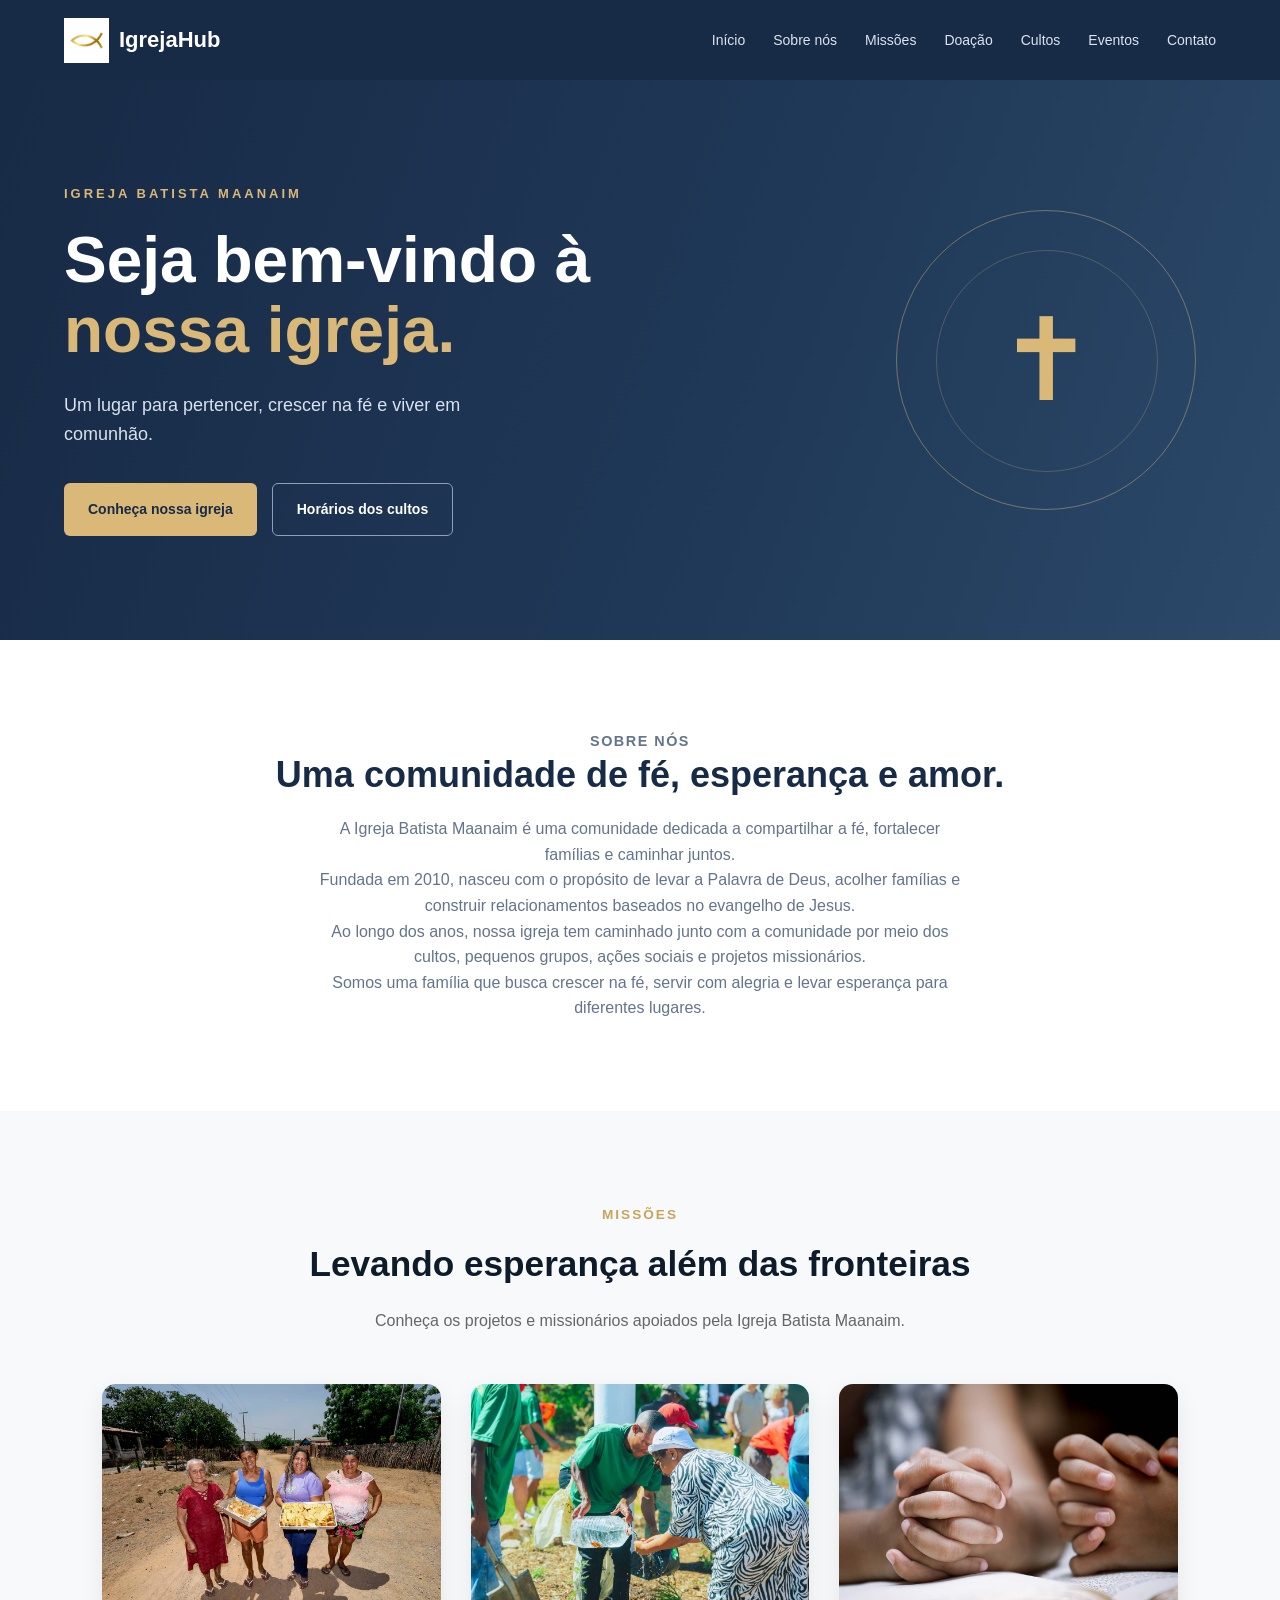
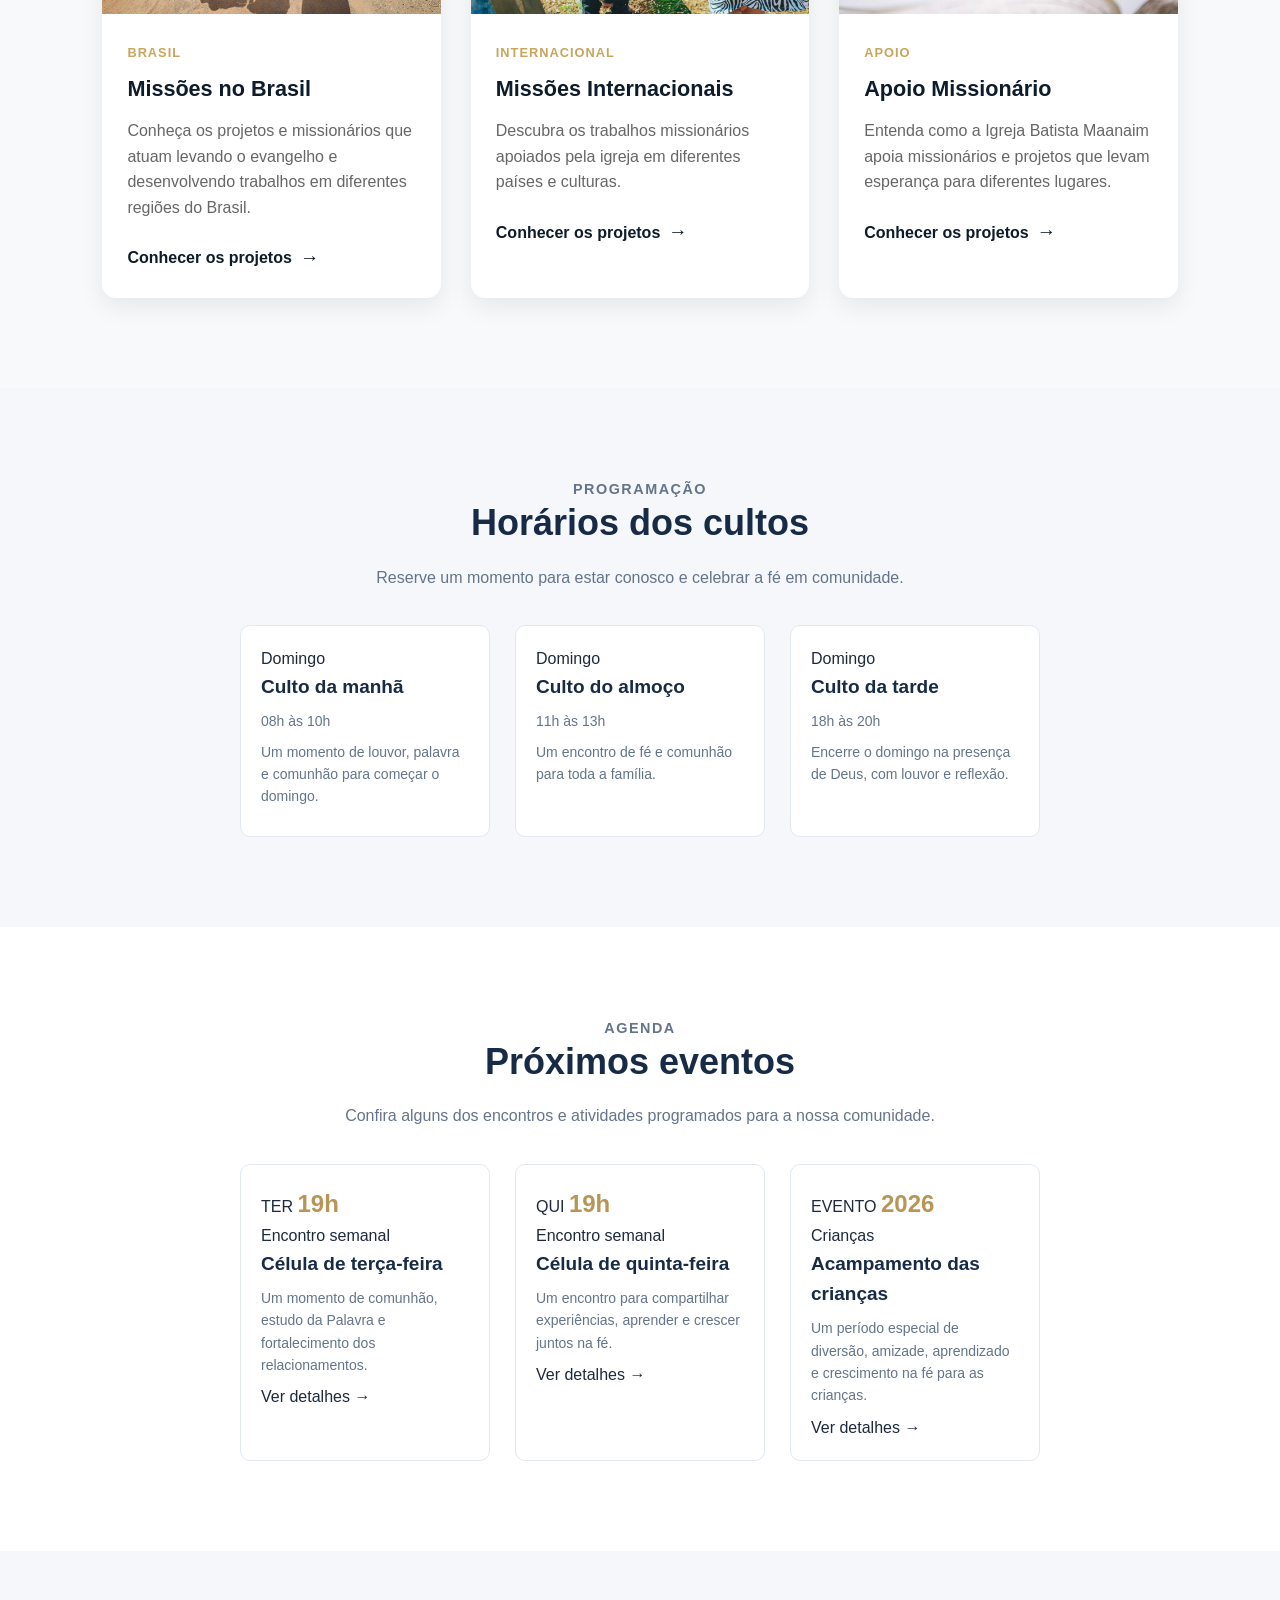
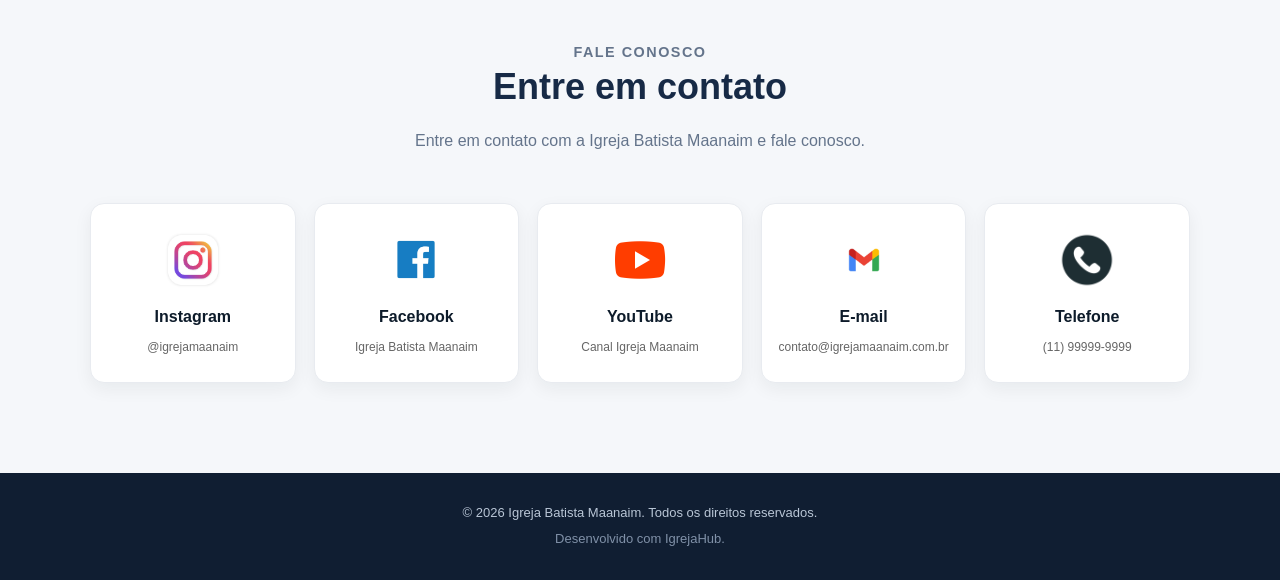
<file: index.html>
<!DOCTYPE html>
<html lang="pt-BR">

<head>
    <meta charset="UTF-8">
    <meta name="viewport" content="width=device-width, initial-scale=1.0">

    <meta name="description"
        content="Igreja Batista Maanaim — Um lugar para pertencer, crescer na fé e viver em comunhão.">

    <title>Igreja Batista Maanaim | IgrejaHub</title>

    <link rel="stylesheet" href="css/style.css">
</head>

<body>

    <!-- Header -->
    <header class="header">

        <div class="container header-content">

            <a href="index.html" class="logo">
                <img src="assets/icons/ichthys-golden.png" alt="Símbolo cristão" class="logo-icon">
                <span>IgrejaHub</span>
            </a>

            <nav class="nav" aria-label="Navegação principal">

                <a href="#inicio">Início</a>
                <a href="#sobre">Sobre nós</a>
                <a href="#missoes">Missões</a>
                <a href="./pages/doacao.html">Doação</a>
                <a href="#cultos">Cultos</a>
                <a href="#eventos">Eventos</a>
                <a href="#contato">Contato</a>

            </nav>

            <button class="menu-toggle" id="menu-toggle" aria-label="Abrir menu" aria-expanded="false"
                aria-controls="main-nav">
                ☰
            </button>

        </div>

    </header>

    <!-- Conteúdo principal -->
    <main>

        <!-- Banner de boas-vindas -->
        <section class="hero" id="inicio">

            <div class="container hero-content">

                <div class="hero-text">

                    <p class="hero-label">
                        IGREJA BATISTA MAANAIM
                    </p>

                    <h1>
                        Seja bem-vindo à
                        <span>nossa igreja.</span>
                    </h1>

                    <p class="hero-description">
                        Um lugar para pertencer, crescer na fé
                        e viver em comunhão.
                    </p>

                    <div class="hero-actions">

                        <a href="#sobre" class="btn btn-primary">
                            Conheça nossa igreja
                        </a>

                        <a href="#cultos" class="btn btn-secondary">
                            Horários dos cultos
                        </a>

                    </div>

                </div>

                <div class="hero-decoration" aria-hidden="true">

                    <div class="decoration-circle"></div>

                    <div class="decoration-cross">
                        ✝
                    </div>

                </div>

            </div>

        </section>

        <!-- Sobre a igreja -->
        <section class="section" id="sobre">

            <div class="container section-content">

                <p class="section-label">SOBRE NÓS</p>

                <h2>
                    Uma comunidade de fé,
                    esperança e amor.
                </h2>

                <p>
                    A Igreja Batista Maanaim é uma comunidade
                    dedicada a compartilhar a fé, fortalecer
                    famílias e caminhar juntos.
                </p>

                <p>
                    Fundada em 2010, nasceu com o propósito de levar
                    a Palavra de Deus, acolher famílias e construir
                    relacionamentos baseados no evangelho de Jesus.
                </p>

                <p>
                    Ao longo dos anos, nossa igreja tem caminhado
                    junto com a comunidade por meio dos cultos,
                    pequenos grupos, ações sociais e projetos missionários.
                </p>

                <p>
                    Somos uma família que busca crescer na fé,
                    servir com alegria e levar esperança para
                    diferentes lugares.
                </p>

            </div>

        </section>

        <!-- Missões -->
        <section id="missoes" class="missions">
            <div class="section-header">
                <span class="section-tag">Missões</span>
                <h2>Levando esperança além das fronteiras</h2>
                <p>
                    Conheça os projetos e missionários apoiados pela
                    Igreja Batista Maanaim.
                </p>
            </div>

            <div class="missions-grid">

                <!-- Missões no Brasil -->
                <article class="mission-card">
                    <div class="mission-image">
                        <img src="assets/images/missions/brasil/missao-brasil.jpg" alt="Missões no Brasil">
                    </div>

                    <div class="mission-content">
                        <span class="mission-category">Brasil</span>

                        <h3>Missões no Brasil</h3>

                        <p>
                            Conheça os projetos e missionários que atuam
                            levando o evangelho e desenvolvendo trabalhos
                            em diferentes regiões do Brasil.
                        </p>

                        <a href="pages/missoes.html" class="mission-button">
                            Conhecer os projetos
                            <span>→</span>
                        </a>
                    </div>
                </article>


                <!-- Missões Internacionais -->
                <article class="mission-card">
                    <div class="mission-image">
                        <img src="assets/images/missions/internacional/missao-internacional.jpg"
                            alt="Missões internacionais">
                    </div>

                    <div class="mission-content">
                        <span class="mission-category">Internacional</span>

                        <h3>Missões Internacionais</h3>

                        <p>
                            Descubra os trabalhos missionários apoiados
                            pela igreja em diferentes países e culturas.
                        </p>

                        <a href="pages/missoes.html" class="mission-button">
                            Conhecer os projetos
                            <span>→</span>
                        </a>
                    </div>
                </article>


                <!-- Apoio Missionário -->
                <article class="mission-card">
                    <div class="mission-image">
                        <img src="assets/images/missions/apoio-missao.jpg" alt="Apoio missionário">
                    </div>

                    <div class="mission-content">
                        <span class="mission-category">Apoio</span>

                        <h3>Apoio Missionário</h3>

                        <p>
                            Entenda como a Igreja Batista Maanaim apoia
                            missionários e projetos que levam esperança
                            para diferentes lugares.
                        </p>

                        <a href="pages/missoes.html" class="mission-button">
                            Conhecer os projetos
                            <span>→</span>
                        </a>
                    </div>
                </article>

            </div>
        </section>

        <!-- Horários dos cultos -->
        <section class="section section-light" id="cultos">

            <div class="container section-content">

                <p class="section-label">PROGRAMAÇÃO</p>

                <h2>Horários dos cultos</h2>

                <p>
                    Reserve um momento para estar conosco e celebrar
                    a fé em comunidade.
                </p>

                <div class="schedule-grid">

                    <article class="schedule-card">
                        <span class="schedule-day">Domingo</span>

                        <h3>Culto da manhã</h3>

                        <p class="schedule-time">
                            08h às 10h
                        </p>

                        <p>
                            Um momento de louvor, palavra e comunhão
                            para começar o domingo.
                        </p>
                    </article>


                    <article class="schedule-card">
                        <span class="schedule-day">Domingo</span>

                        <h3>Culto do almoço</h3>

                        <p class="schedule-time">
                            11h às 13h
                        </p>

                        <p>
                            Um encontro de fé e comunhão para
                            toda a família.
                        </p>
                    </article>


                    <article class="schedule-card">
                        <span class="schedule-day">Domingo</span>

                        <h3>Culto da tarde</h3>

                        <p class="schedule-time">
                            18h às 20h
                        </p>

                        <p>
                            Encerre o domingo na presença de Deus,
                            com louvor e reflexão.
                        </p>
                    </article>

                </div>

        </section>

        <!-- Eventos -->
        <section class="section" id="eventos">

            <div class="container section-content">

                <p class="section-label">AGENDA</p>

                <h2>Próximos eventos</h2>

                <p>
                    Confira alguns dos encontros e atividades
                    programados para a nossa comunidade.
                </p>

            </div>

            <div class="schedule-grid">

                <!-- TERÇA-FEIRA -->
                <article class="schedule-card">

                    <div class="schedule-time">
                        <span class="schedule-day">TER</span>
                        <strong>19h</strong>
                    </div>

                    <div class="event-content">
                        <span class="event-category">
                            Encontro semanal
                        </span>

                        <h3>Célula de terça-feira</h3>

                        <p>
                            Um momento de comunhão, estudo da Palavra
                            e fortalecimento dos relacionamentos.
                        </p>

                        <a href="#" class="event-link">
                            Ver detalhes →
                        </a>
                    </div>

                </article>


                <!-- QUINTA-FEIRA -->
                <article class="schedule-card">

                    <div class="schedule-time">
                        <span class="schedule-day">QUI</span>
                        <strong>19h</strong>
                    </div>

                    <div class="event-content">
                        <span class="event-category">
                            Encontro semanal
                        </span>

                        <h3>Célula de quinta-feira</h3>

                        <p>
                            Um encontro para compartilhar experiências,
                            aprender e crescer juntos na fé.
                        </p>

                        <a href="#" class="event-link">
                            Ver detalhes →
                        </a>
                    </div>

                </article>


                <!-- ACAMPAMENTO -->
                <article class="schedule-card">

                    <div class="schedule-time">
                        <span class="schedule-day">EVENTO</span>
                        <strong>2026</strong>
                    </div>

                    <div class="event-content">
                        <span class="event-category">
                            Crianças
                        </span>

                        <h3>Acampamento das crianças</h3>

                        <p>
                            Um período especial de diversão,
                            amizade, aprendizado e crescimento
                            na fé para as crianças.
                        </p>

                        <a href="#" class="event-link">
                            Ver detalhes →
                        </a>
                    </div>

                </article>

            </div>

        </section>

        <!-- Contato -->
        <section class="section section-light" id="contato">

            <div class="container section-content">

                <p class="section-label">FALE CONOSCO</p>

                <h2>Entre em contato</h2>

                <p>
                    Entre em contato com a Igreja Batista Maanaim
                    e fale conosco.
                </p>

            </div>

            <div class="contact-grid">

                <a href="#" class="contact-card">
                    <img class="contact-icon" src="assets/images/hero/icons/instagram-icon.avif" alt="Ícone e-mail">

                    <h3>Instagram</h3>

                    <p>@igrejamaanaim</p>
                </a>


                <a href="#" class="contact-card">
                    <img class="contact-icon" src="assets/images/hero/icons/facebook-icon.webp" alt="Ícone e-mail">

                    <h3>Facebook</h3>

                    <p>Igreja Batista Maanaim</p>
                </a>


                <a href="#" class="contact-card">
                    <img class="contact-icon" src="assets/images/hero/icons/youtube-icon.jpg" alt="Ícone e-mail">

                    <h3>YouTube</h3>

                    <p>Canal Igreja Maanaim</p>
                </a>


                <a href="mailto:contato@igrejamaanaim.com.br" class="contact-card">

                    <img class="contact-icon" src="assets/images/hero/icons/gmail-icon.jpg" alt="Ícone e-mail">

                    <h3>E-mail</h3>

                    <p>contato@igrejamaanaim.com.br</p>
                </a>


                <a href="tel:+5511999999999" class="contact-card">

                    <img class="contact-icon" src="assets/images/hero/icons/telefone-icon.jpg" alt="Ícone e-mail">

                    <h3>Telefone</h3>

                    <p>(11) 99999-9999</p>
                </a>

            </div>

        </section>

    </main>

    <!-- Footer -->
    <footer class="footer">

        <div class="container">

            <p>
                &copy; <span id="current-year">2026</span>
                Igreja Batista Maanaim.
                Todos os direitos reservados.
            </p>

            <p class="footer-brand">
                Desenvolvido com IgrejaHub.
            </p>

        </div>

    </footer>

    <script src="js/menu.js" defer></script>
    <script src="js/footer.js" defer></script>
    <script src="js/pix.js" defer></script>
    <script src="js/script.js" defer></script>

</body>

</html>
</file>
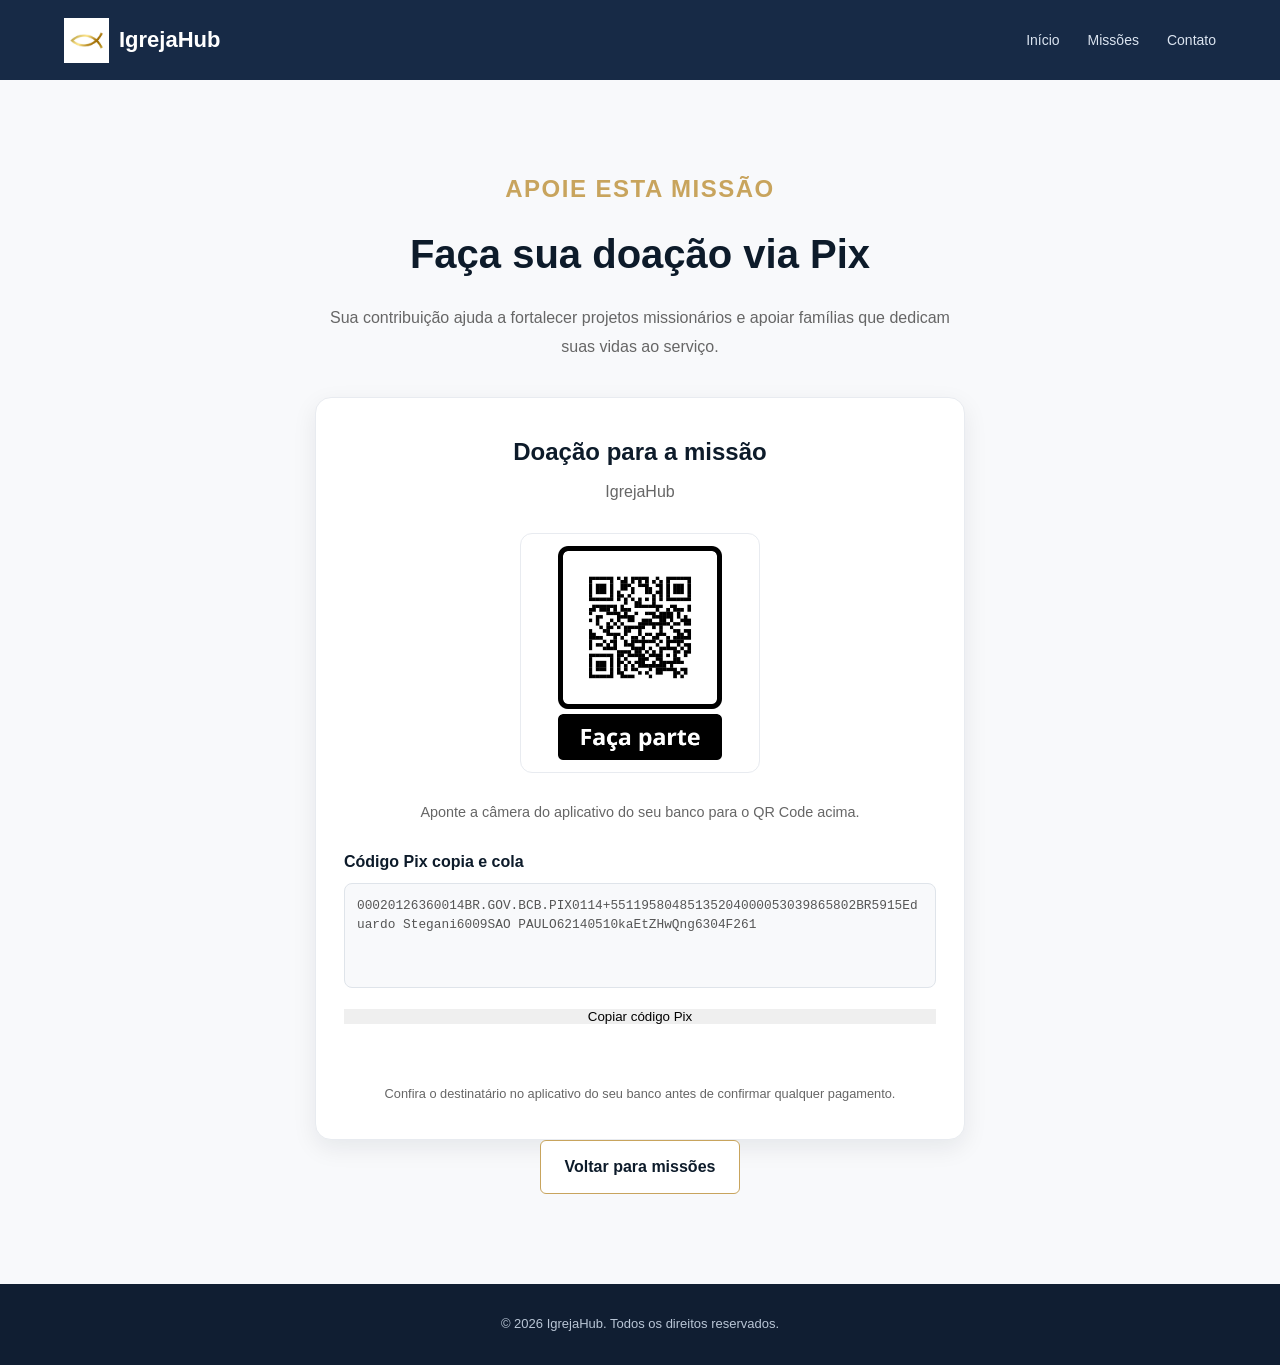
<file: pages/doacao.html>
<!DOCTYPE html>
<html lang="pt-BR">

<head>
    <meta charset="UTF-8">
    <meta name="viewport" content="width=device-width, initial-scale=1.0">

    <title>Doação via Pix | IgrejaHub</title>

    <link rel="stylesheet" href="../css/style.css">
</head>

<body>

    <header class="header">
        <div class="container header-content">

            <a href="../index.html" class="logo">
                <img src="../assets/icons/ichthys-golden.png" alt="Símbolo cristão" class="logo-icon">

                <span>IgrejaHub</span>
            </a>

            <nav class="nav">
                <a href="../index.html">Início</a>
                <a href="missoes.html">Missões</a>
                <a href="../index.html#contato">Contato</a>
            </nav>

        </div>
    </header>

    <main>

        <section class="donation-section">

            <div class="donation-container">

                <span class="section-donation">
                    Apoie esta missão
                </span>

                <h1>Faça sua doação via Pix</h1>

                <p class="donation-description">
                    Sua contribuição ajuda a fortalecer projetos missionários
                    e apoiar famílias que dedicam suas vidas ao serviço.
                </p>

                <div class="donation-card">

                    <h2 id="donation-title">
                        Doação para a missão
                    </h2>

                    <p id="donation-project">
                        IgrejaHub
                    </p>

                    <div class="pix-qr-code">
                        <img src="../assets/images/hero/icons/qrcodeJPEG.jpeg" alt="QR Code para doação via Pix">
                    </div>

                    <p class="pix-instruction">
                        Aponte a câmera do aplicativo do seu banco
                        para o QR Code acima.
                    </p>

                    <div class="pix-copy-section">

                        <label for="pix-code">
                            Código Pix copia e cola
                        </label>

                        <textarea id="pix-code" readonly
                            aria-label="Código Pix copia e cola">00020126360014BR.GOV.BCB.PIX0114+55119580485135204000053039865802BR5915Eduardo Stegani6009SAO PAULO62140510kaEtZHwQng6304F261</textarea>

                        <button type="button" id="copy-pix-button" class="hero-button">
                            Copiar código Pix
                        </button>

                        <p id="copy-message" class="copy-message" aria-live="polite"></p>

                    </div>

                    <p class="donation-warning">
                        Confira o destinatário no aplicativo do seu banco
                        antes de confirmar qualquer pagamento.
                    </p>

                </div>

                <a href="missoes.html" class="support-secondary-button">
                    Voltar para missões
                </a>

            </div>

        </section>

    </main>

    <footer class="footer">
        <p>
            © <span id="current-year"></span> IgrejaHub.
            Todos os direitos reservados.
        </p>
    </footer>

    <script src="../js/menu.js" defer></script>
    <script src="../js/footer.js" defer></script>
    <script src="../js/pix.js" defer></script>
    <script src="../js/script.js" defer></script>

</body>

</html>
</file>
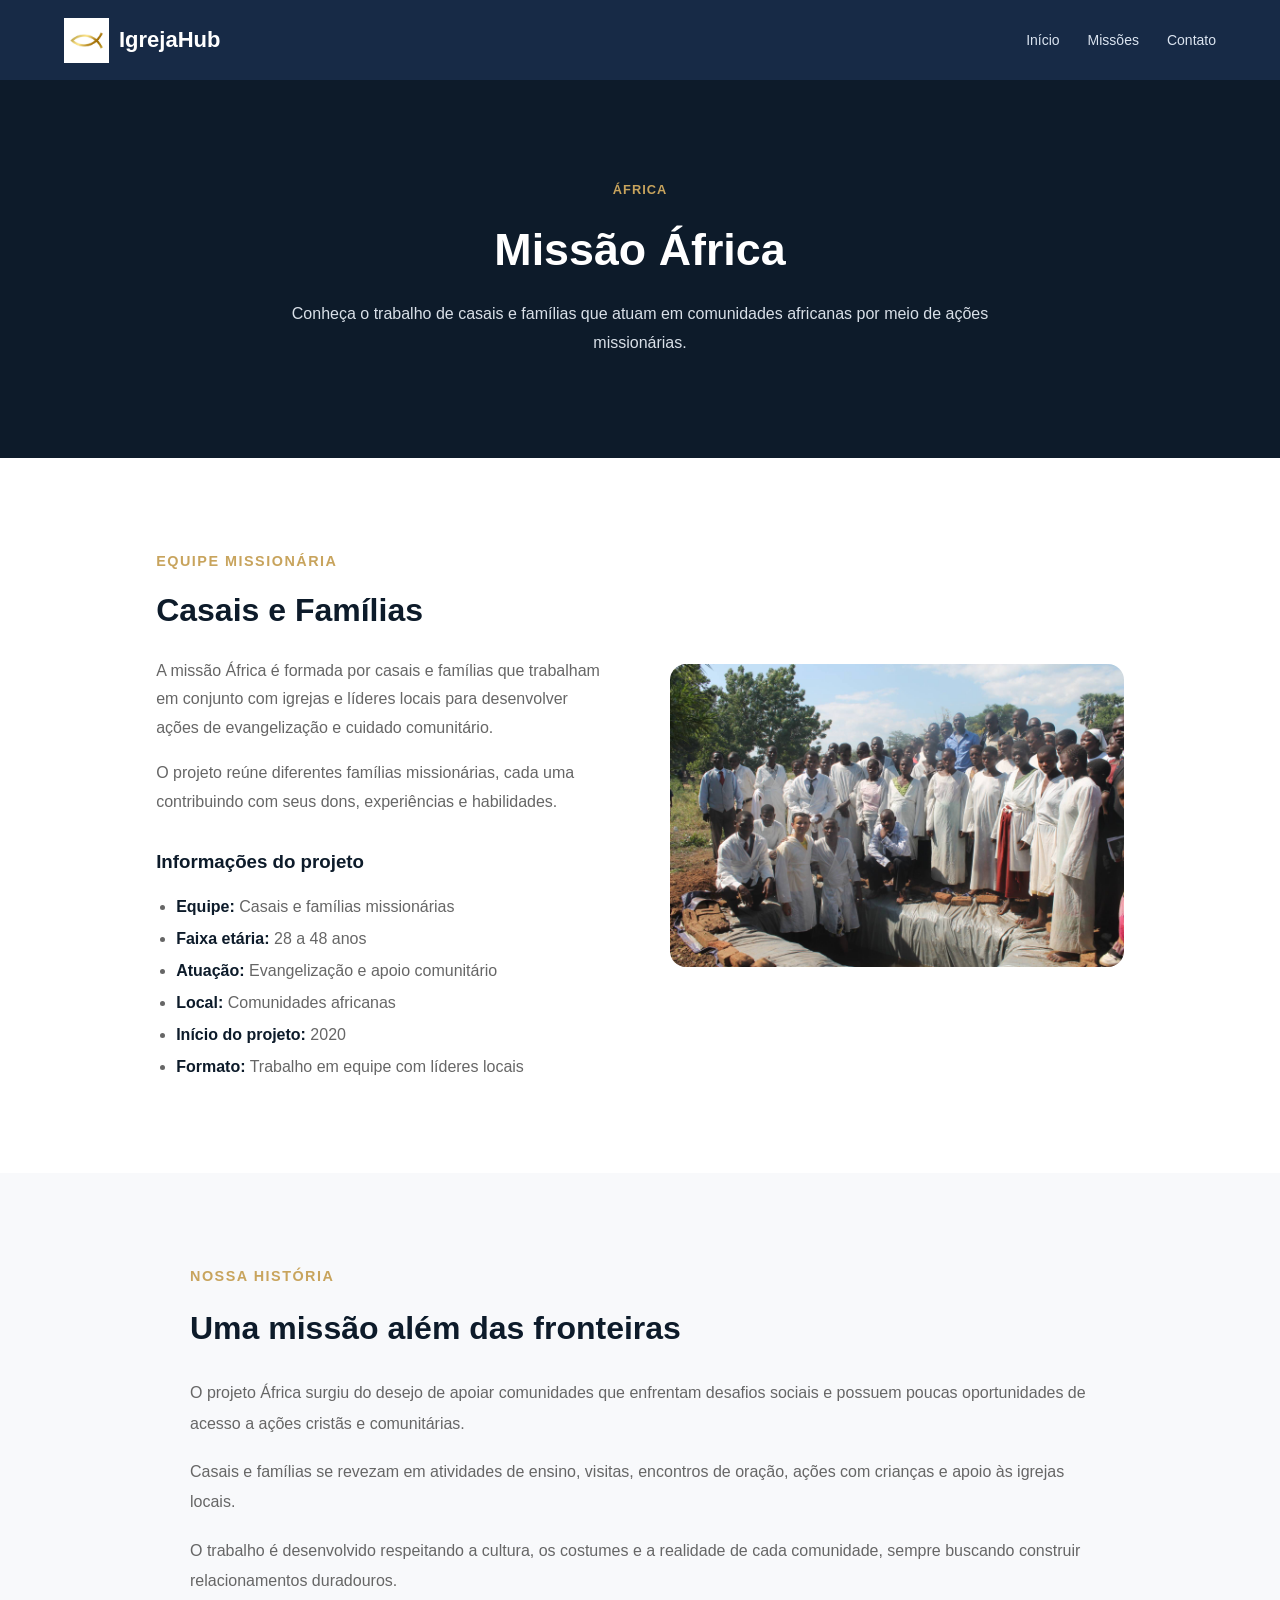
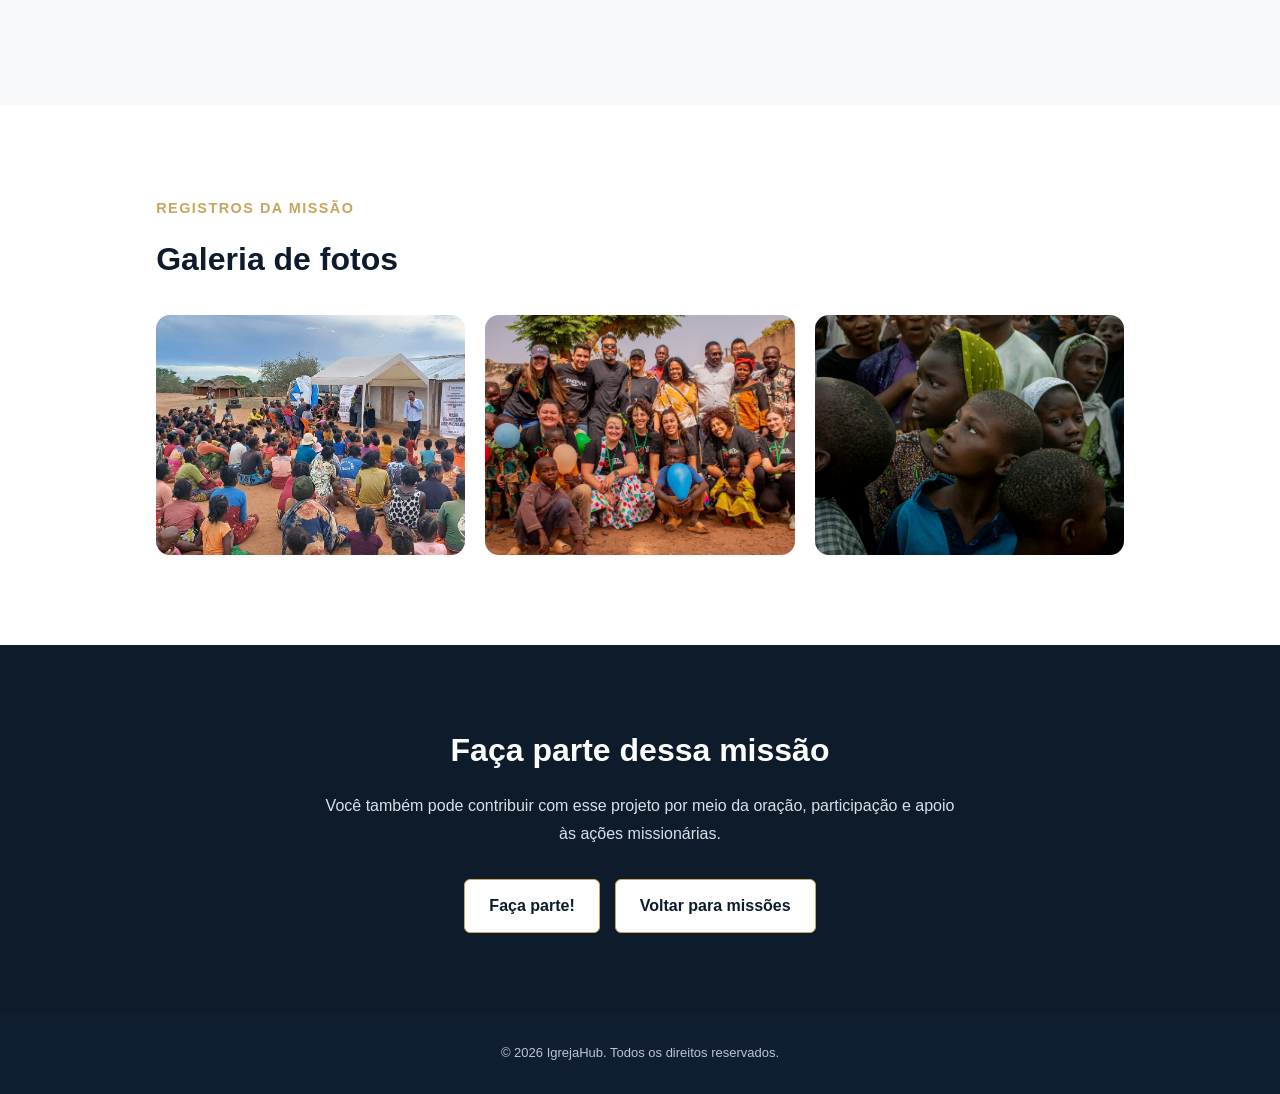
<file: pages/missao-africa.html>
<!DOCTYPE html>
<html lang="pt-BR">

<head>
    <meta charset="UTF-8">
    <meta name="viewport" content="width=device-width, initial-scale=1.0">

    <title>Missão África | IgrejaHub</title>

    <link rel="stylesheet" href="../css/style.css">
</head>

<body>

    <header class="header">
        <div class="container header-content">

            <a href="../index.html" class="logo">
                <img
                    src="../assets/icons/ichthys-golden.png"
                    alt="Símbolo cristão"
                    class="logo-icon"
                >

                <span>IgrejaHub</span>
            </a>

            <nav class="nav">
                <a href="../index.html">Início</a>
                <a href="missoes.html">Missões</a>
                <a href="../index.html#contato">Contato</a>
            </nav>

        </div>
    </header>

    <main>

        <section class="mission-detail-hero">
            <div class="container">

                <span class="mission-location">
                    África
                </span>

                <h1>Missão África</h1>

                <p>
                    Conheça o trabalho de casais e famílias que atuam
                    em comunidades africanas por meio de ações missionárias.
                </p>

            </div>
        </section>

        <section class="mission-detail-section">
            <div class="container">

                <div class="mission-detail-grid">

                    <div class="mission-detail-content">

                        <span class="section-label">
                            Equipe missionária
                        </span>

                        <h2>Casais e Famílias</h2>

                        <p>
                            A missão África é formada por casais e famílias
                            que trabalham em conjunto com igrejas e líderes
                            locais para desenvolver ações de evangelização
                            e cuidado comunitário.
                        </p>

                        <p>
                            O projeto reúne diferentes famílias missionárias,
                            cada uma contribuindo com seus dons, experiências
                            e habilidades.
                        </p>

                        <h3>Informações do projeto</h3>

                        <ul class="mission-info-list">
                            <li><strong>Equipe:</strong> Casais e famílias missionárias</li>
                            <li><strong>Faixa etária:</strong> 28 a 48 anos</li>
                            <li><strong>Atuação:</strong> Evangelização e apoio comunitário</li>
                            <li><strong>Local:</strong> Comunidades africanas</li>
                            <li><strong>Início do projeto:</strong> 2020</li>
                            <li><strong>Formato:</strong> Trabalho em equipe com líderes locais</li>
                        </ul>

                    </div>

                    <div class="mission-detail-image">
                        <img
                            src="../assets/images/missions/internacional/missionario-africa.jpg"
                            alt="Famílias missionárias na África"
                        >
                    </div>

                </div>

            </div>
        </section>

        <section class="mission-story-section">
            <div class="container">

                <span class="section-label">
                    Nossa história
                </span>

                <h2>Uma missão além das fronteiras</h2>

                <p>
                    O projeto África surgiu do desejo de apoiar comunidades
                    que enfrentam desafios sociais e possuem poucas
                    oportunidades de acesso a ações cristãs e comunitárias.
                </p>

                <p>
                    Casais e famílias se revezam em atividades de ensino,
                    visitas, encontros de oração, ações com crianças e
                    apoio às igrejas locais.
                </p>

                <p>
                    O trabalho é desenvolvido respeitando a cultura,
                    os costumes e a realidade de cada comunidade,
                    sempre buscando construir relacionamentos duradouros.
                </p>

            </div>
        </section>

        <section class="mission-gallery-section">
            <div class="container">

                <span class="section-label">
                    Registros da missão
                </span>

                <h2>Galeria de fotos</h2>

                <div class="mission-gallery">

                    <img
                        src="../assets/images/missions/internacional/africa-01.jpg"
                        alt="Registro da missão na África"
                    >

                    <img
                        src="../assets/images/missions/internacional/africa-02.jpeg"
                        alt="Famílias missionárias na África"
                    >

                    <img
                        src="../assets/images/missions/internacional/africa-03.jpg"
                        alt="Ação missionária na África"
                    >

                </div>

            </div>
        </section>

        <section class="mission-support-section">
            <div class="container">

                <h2>Faça parte dessa missão</h2>

                <p>
                    Você também pode contribuir com esse projeto por meio
                    da oração, participação e apoio às ações missionárias.
                </p>

                <div class="mission-support-actions">

                    <a href="doacao.html?missao=africa" class="support-secondary-button">
                        Faça parte!
                    </a>

                    <a href="missoes.html" class="support-secondary-button">
                        Voltar para missões
                    </a>

                </div>

            </div>
        </section>

    </main>

    <footer class="footer">
        <p>
            © <span id="current-year"></span> IgrejaHub.
            Todos os direitos reservados.
        </p>
    </footer>

    <script src="../js/menu.js" defer></script>
    <script src="../js/footer.js" defer></script>
    <script src="../js/pix.js" defer></script>
    <script src="../js/script.js" defer></script>

</body>

</html>
</file>
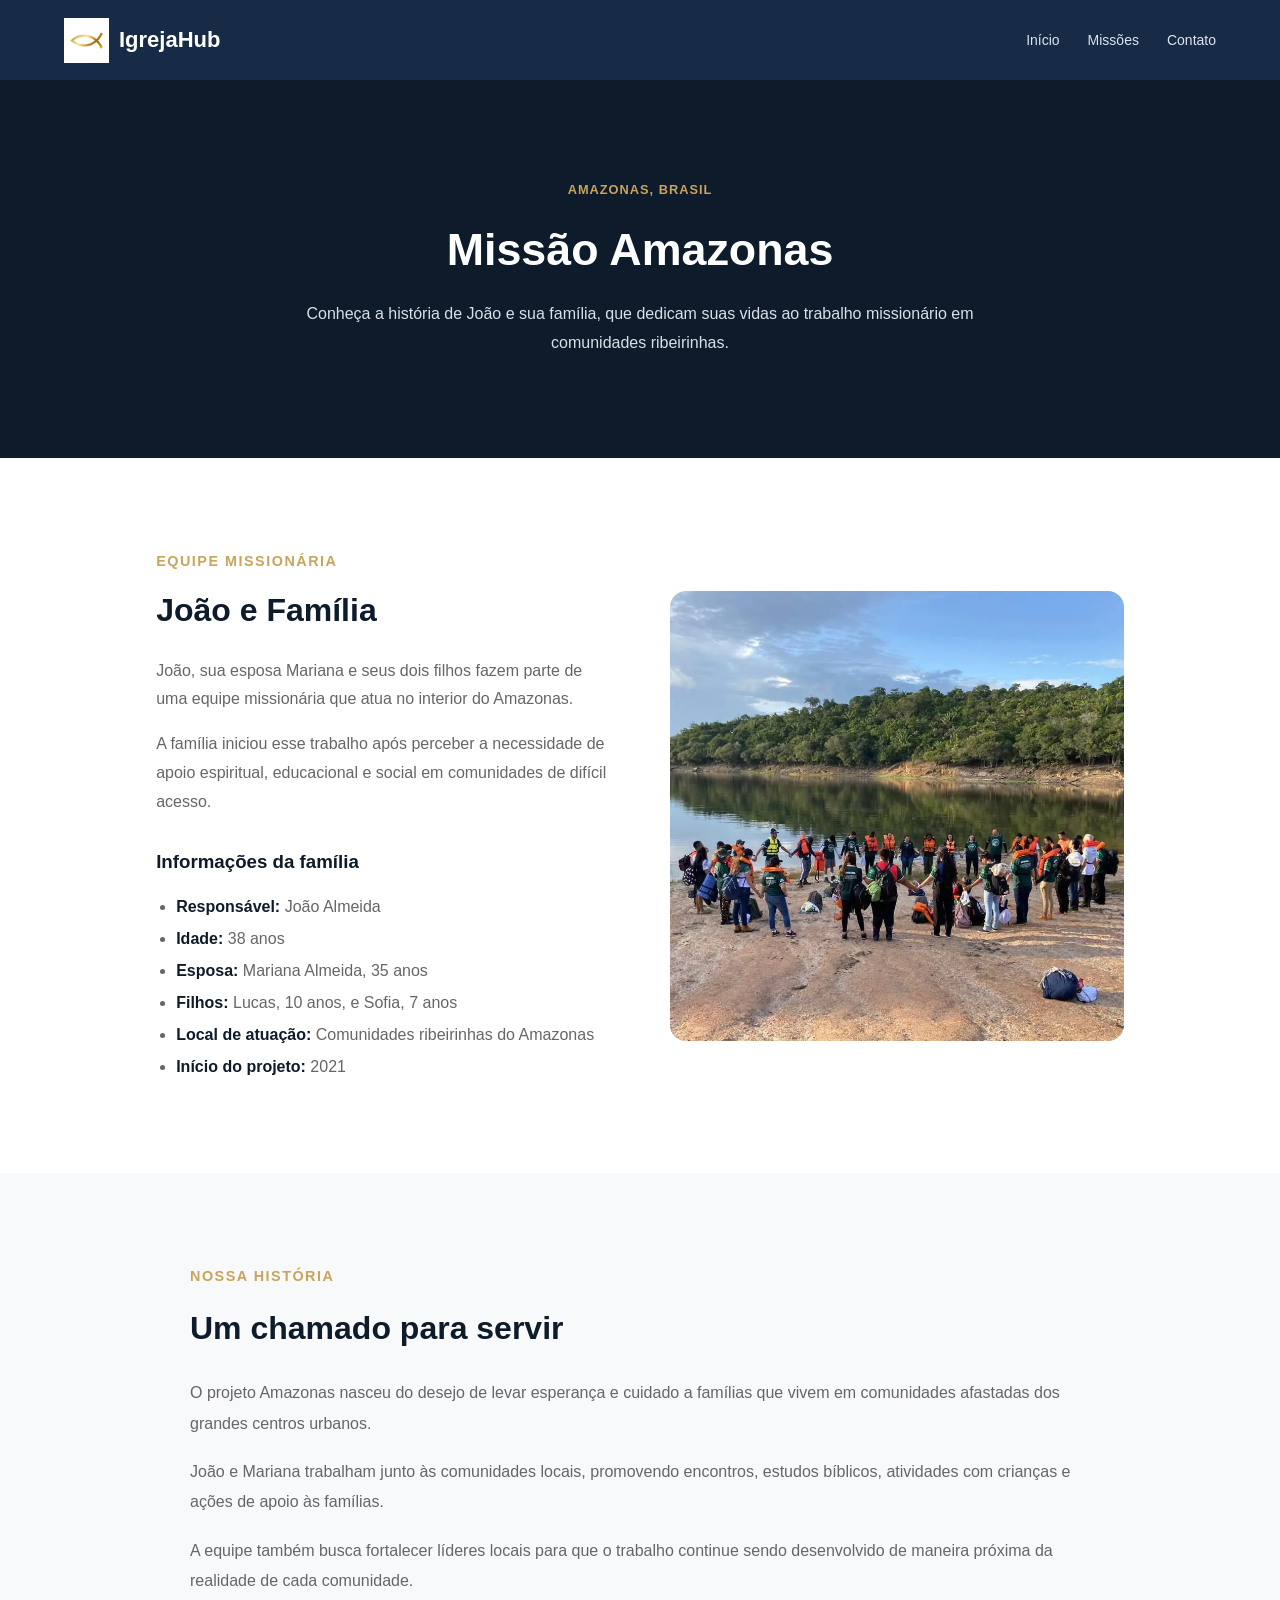
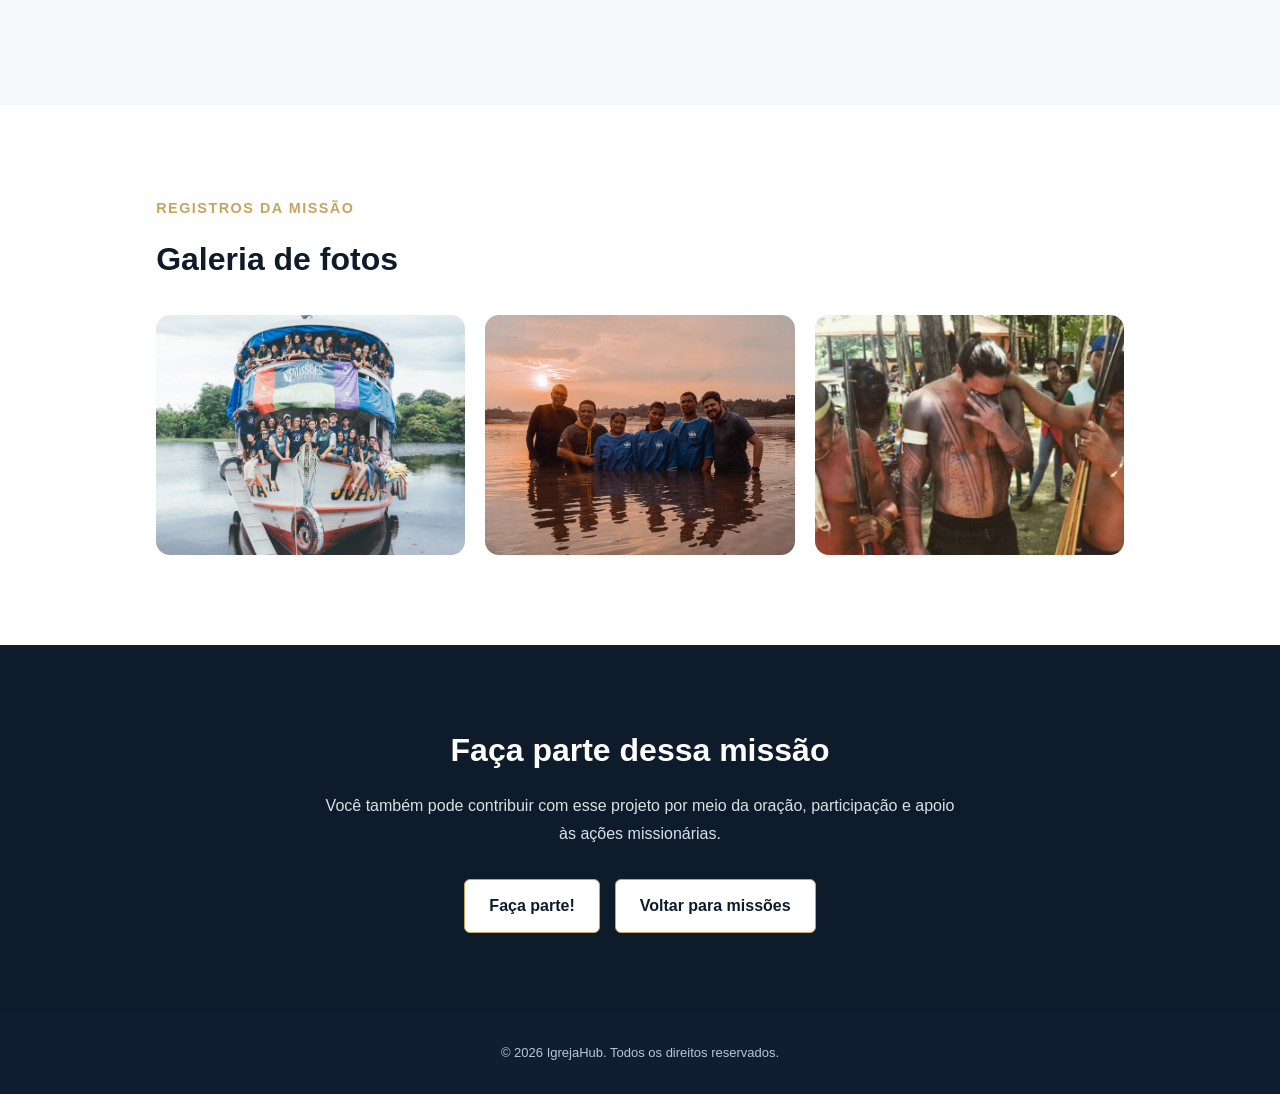
<file: pages/missao-amazonas.html>
<!DOCTYPE html>
<html lang="pt-BR">

<head>
    <meta charset="UTF-8">
    <meta name="viewport" content="width=device-width, initial-scale=1.0">

    <title>Missão Amazonas | IgrejaHub</title>

    <link rel="stylesheet" href="../css/style.css">
</head>

<body>

    <header class="header">
        <div class="container header-content">

            <a href="../index.html" class="logo">
                <img src="../assets/icons/ichthys-golden.png" alt="Símbolo cristão" class="logo-icon">

                <span>IgrejaHub</span>
            </a>

            <nav class="nav">
                <a href="../index.html">Início</a>
                <a href="missoes.html">Missões</a>
                <a href="../index.html#contato">Contato</a>
            </nav>

        </div>
    </header>

    <main>

        <section class="mission-detail-hero">
            <div class="container">

                <span class="mission-location">
                    Amazonas, Brasil
                </span>

                <h1>Missão Amazonas</h1>

                <p>
                    Conheça a história de João e sua família,
                    que dedicam suas vidas ao trabalho missionário
                    em comunidades ribeirinhas.
                </p>

            </div>
        </section>

        <section class="mission-detail-section">
            <div class="container">

                <div class="mission-detail-grid">

                    <div class="mission-detail-content">

                        <span class="section-label">
                            Equipe missionária
                        </span>

                        <h2>João e Família</h2>

                        <p>
                            João, sua esposa Mariana e seus dois filhos
                            fazem parte de uma equipe missionária que atua
                            no interior do Amazonas.
                        </p>

                        <p>
                            A família iniciou esse trabalho após perceber
                            a necessidade de apoio espiritual, educacional
                            e social em comunidades de difícil acesso.
                        </p>

                        <h3>Informações da família</h3>

                        <ul class="mission-info-list">
                            <li><strong>Responsável:</strong> João Almeida</li>
                            <li><strong>Idade:</strong> 38 anos</li>
                            <li><strong>Esposa:</strong> Mariana Almeida, 35 anos</li>
                            <li><strong>Filhos:</strong> Lucas, 10 anos, e Sofia, 7 anos</li>
                            <li><strong>Local de atuação:</strong> Comunidades ribeirinhas do Amazonas</li>
                            <li><strong>Início do projeto:</strong> 2021</li>
                        </ul>

                    </div>

                    <div class="mission-detail-image">
                        <img src="../assets/images/missions/brasil/missionarios-amazonas.webp"
                            alt="Equipe missionária no Amazonas">
                    </div>

                </div>

            </div>
        </section>

        <section class="mission-story-section">
            <div class="container">

                <span class="section-label">
                    Nossa história
                </span>

                <h2>Um chamado para servir</h2>

                <p>
                    O projeto Amazonas nasceu do desejo de levar esperança
                    e cuidado a famílias que vivem em comunidades afastadas
                    dos grandes centros urbanos.
                </p>

                <p>
                    João e Mariana trabalham junto às comunidades locais,
                    promovendo encontros, estudos bíblicos, atividades com
                    crianças e ações de apoio às famílias.
                </p>

                <p>
                    A equipe também busca fortalecer líderes locais para
                    que o trabalho continue sendo desenvolvido de maneira
                    próxima da realidade de cada comunidade.
                </p>

            </div>
        </section>

        <section class="mission-gallery-section">
            <div class="container">

                <span class="section-label">
                    Registros da missão
                </span>

                <h2>Galeria de fotos</h2>

                <div class="mission-gallery">

                    <img src="../assets/images/missions/brasil/amazonas-01.jpg" alt="Registro da missão no Amazonas">

                    <img src="../assets/images/missions/brasil/amazonas-02.jpg" alt="Família missionária no Amazonas">

                    <img src="../assets/images/missions/brasil/amazonas-03.jpg" alt="Ação missionária no Amazonas">

                </div>

            </div>
        </section>

        <section class="mission-support-section">
            <div class="container">

                <h2>Faça parte dessa missão</h2>

                <p>
                    Você também pode contribuir com esse projeto por meio
                    da oração, participação e apoio às ações missionárias.
                </p>

                <div class="mission-support-actions">

                    <a href="doacao.html?missao=amazonas" class="support-secondary-button">
                        Faça parte!
                    </a>

                    <a href="missoes.html" class="support-secondary-button">
                        Voltar para missões
                    </a>

                </div>

            </div>
        </section>

    </main>

    <footer class="footer">
        <p>
            © <span id="current-year"></span> IgrejaHub.
            Todos os direitos reservados.
        </p>
    </footer>

    <script src="../js/menu.js" defer></script>
    <script src="../js/footer.js" defer></script>
    <script src="../js/pix.js" defer></script>
    <script src="../js/script.js" defer></script>

</body>

</html>
</file>
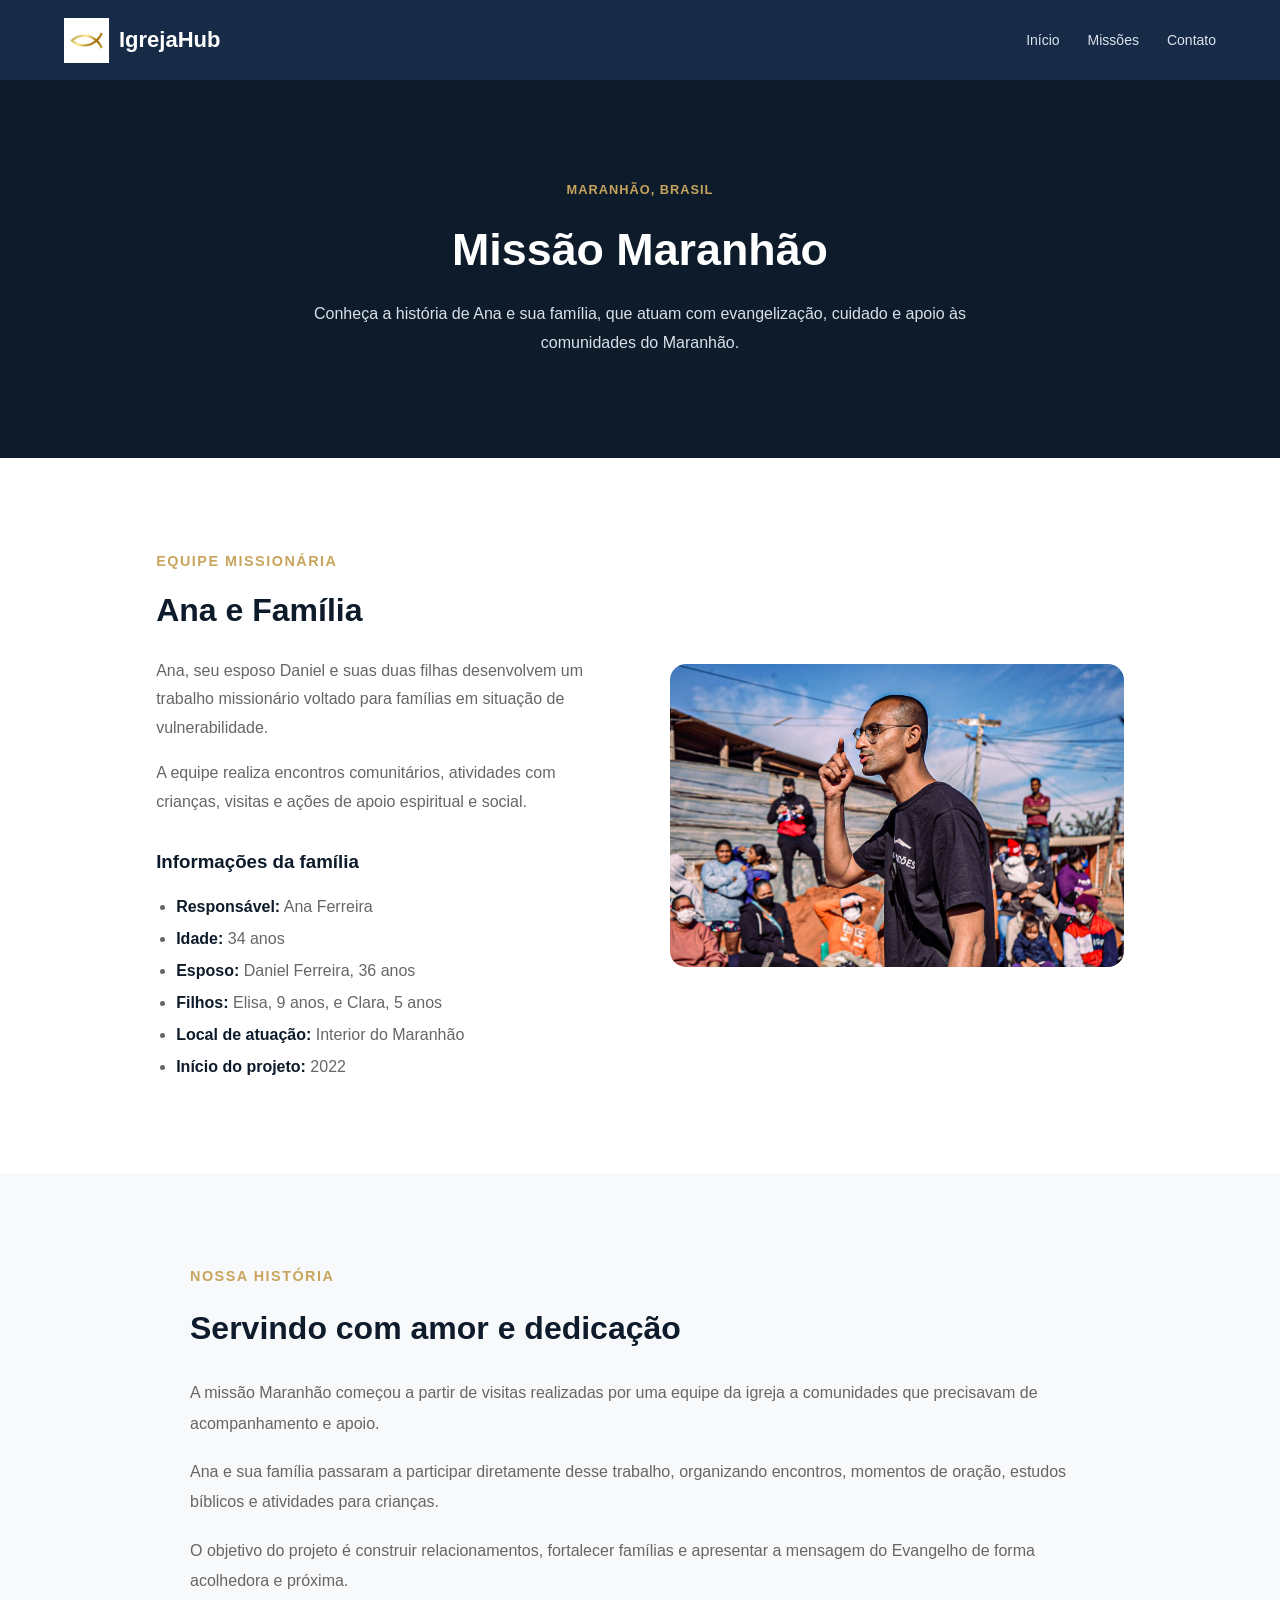
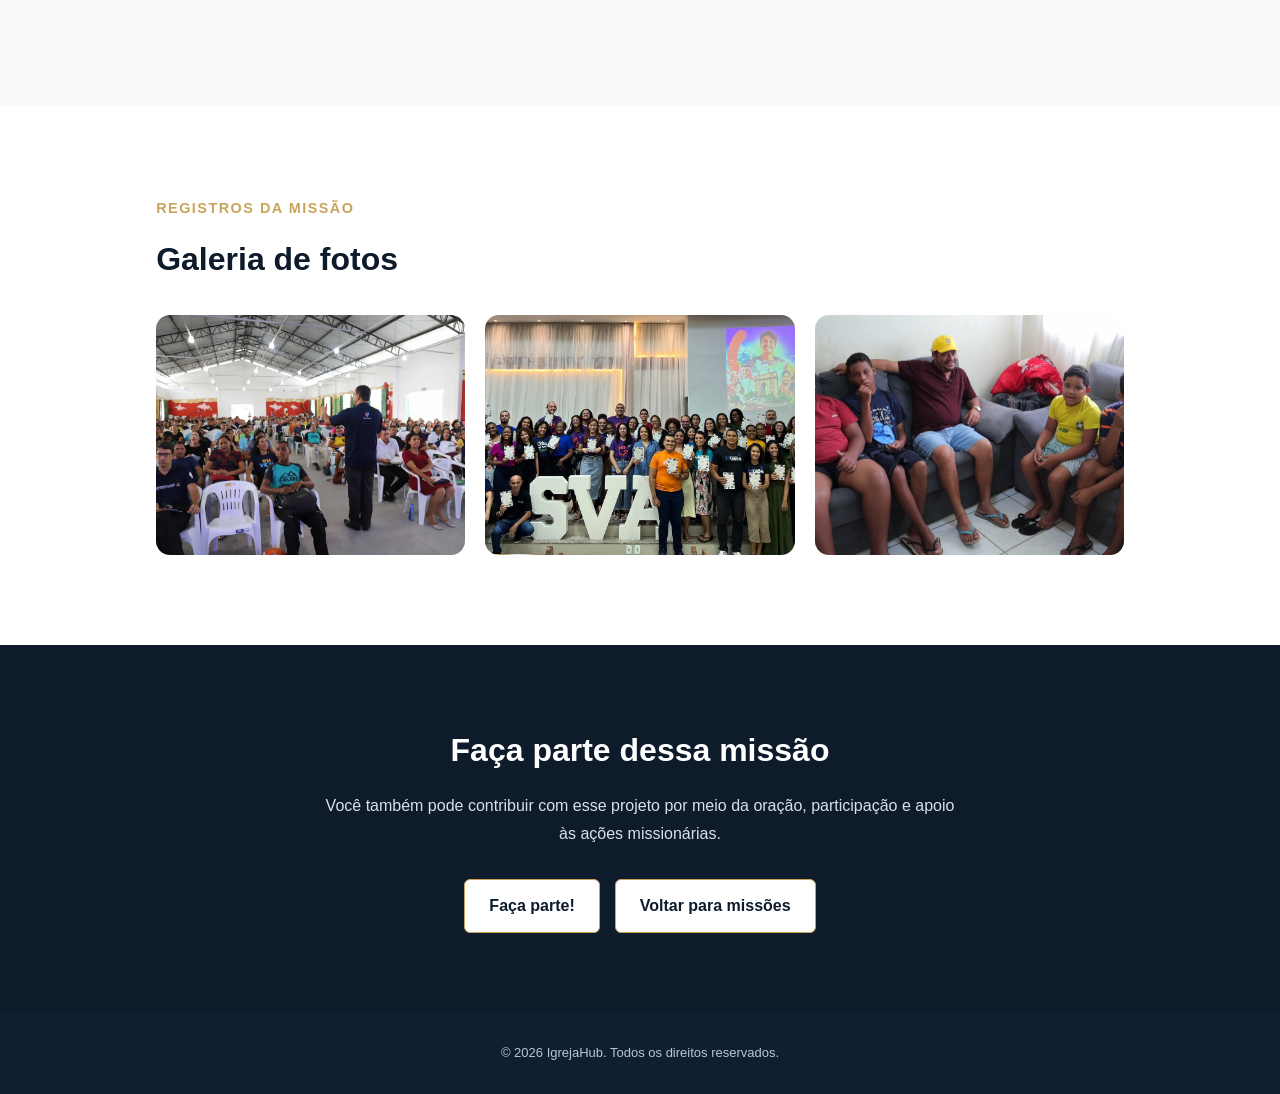
<file: pages/missao-maranhao.html>
<!DOCTYPE html>
<html lang="pt-BR">

<head>
    <meta charset="UTF-8">
    <meta name="viewport" content="width=device-width, initial-scale=1.0">

    <title>Missão Maranhão | IgrejaHub</title>

    <link rel="stylesheet" href="../css/style.css">
</head>

<body>

    <header class="header">
        <div class="container header-content">

            <a href="../index.html" class="logo">
                <img
                    src="../assets/icons/ichthys-golden.png"
                    alt="Símbolo cristão"
                    class="logo-icon"
                >

                <span>IgrejaHub</span>
            </a>

            <nav class="nav">
                <a href="../index.html">Início</a>
                <a href="missoes.html">Missões</a>
                <a href="../index.html#contato">Contato</a>
            </nav>

        </div>
    </header>

    <main>

        <section class="mission-detail-hero">
            <div class="container">

                <span class="mission-location">
                    Maranhão, Brasil
                </span>

                <h1>Missão Maranhão</h1>

                <p>
                    Conheça a história de Ana e sua família,
                    que atuam com evangelização, cuidado e apoio
                    às comunidades do Maranhão.
                </p>

            </div>
        </section>

        <section class="mission-detail-section">
            <div class="container">

                <div class="mission-detail-grid">

                    <div class="mission-detail-content">

                        <span class="section-label">
                            Equipe missionária
                        </span>

                        <h2>Ana e Família</h2>

                        <p>
                            Ana, seu esposo Daniel e suas duas filhas
                            desenvolvem um trabalho missionário voltado
                            para famílias em situação de vulnerabilidade.
                        </p>

                        <p>
                            A equipe realiza encontros comunitários,
                            atividades com crianças, visitas e ações
                            de apoio espiritual e social.
                        </p>

                        <h3>Informações da família</h3>

                        <ul class="mission-info-list">
                            <li><strong>Responsável:</strong> Ana Ferreira</li>
                            <li><strong>Idade:</strong> 34 anos</li>
                            <li><strong>Esposo:</strong> Daniel Ferreira, 36 anos</li>
                            <li><strong>Filhos:</strong> Elisa, 9 anos, e Clara, 5 anos</li>
                            <li><strong>Local de atuação:</strong> Interior do Maranhão</li>
                            <li><strong>Início do projeto:</strong> 2022</li>
                        </ul>

                    </div>

                    <div class="mission-detail-image">
                        <img
                            src="../assets/images/missions/brasil/missionario-maranhao.jpg"
                            alt="Equipe missionária no Maranhão"
                        >
                    </div>

                </div>

            </div>
        </section>

        <section class="mission-story-section">
            <div class="container">

                <span class="section-label">
                    Nossa história
                </span>

                <h2>Servindo com amor e dedicação</h2>

                <p>
                    A missão Maranhão começou a partir de visitas realizadas
                    por uma equipe da igreja a comunidades que precisavam
                    de acompanhamento e apoio.
                </p>

                <p>
                    Ana e sua família passaram a participar diretamente
                    desse trabalho, organizando encontros, momentos de
                    oração, estudos bíblicos e atividades para crianças.
                </p>

                <p>
                    O objetivo do projeto é construir relacionamentos,
                    fortalecer famílias e apresentar a mensagem do
                    Evangelho de forma acolhedora e próxima.
                </p>

            </div>
        </section>

        <section class="mission-gallery-section">
            <div class="container">

                <span class="section-label">
                    Registros da missão
                </span>

                <h2>Galeria de fotos</h2>

                <div class="mission-gallery">

                    <img
                        src="../assets/images/missions/brasil/maranhao-01.jpg"
                        alt="Registro da missão no Maranhão"
                    >

                    <img
                        src="../assets/images/missions/brasil/maranhao-02.jpeg"
                        alt="Família missionária no Maranhão"
                    >

                    <img
                        src="../assets/images/missions/brasil/maranhao-03.jfif"
                        alt="Ação missionária no Maranhão"
                    >

                </div>

            </div>
        </section>

        <section class="mission-support-section">
            <div class="container">

                <h2>Faça parte dessa missão</h2>

                <p>
                    Você também pode contribuir com esse projeto por meio
                    da oração, participação e apoio às ações missionárias.
                </p>

                <div class="mission-support-actions">

                    <a href="doacao.html?missao=maranhao" class="support-secondary-button">
                        Faça parte!
                    </a>

                    <a href="missoes.html" class="support-secondary-button">
                        Voltar para missões
                    </a>

                </div>

            </div>
        </section>

    </main>

    <footer class="footer">
        <p>
            © <span id="current-year"></span> IgrejaHub.
            Todos os direitos reservados.
        </p>
    </footer>

    <script src="../js/menu.js" defer></script>
    <script src="../js/footer.js" defer></script>
    <script src="../js/pix.js" defer></script>
    <script src="../js/script.js" defer></script>

</body>

</html>
</file>
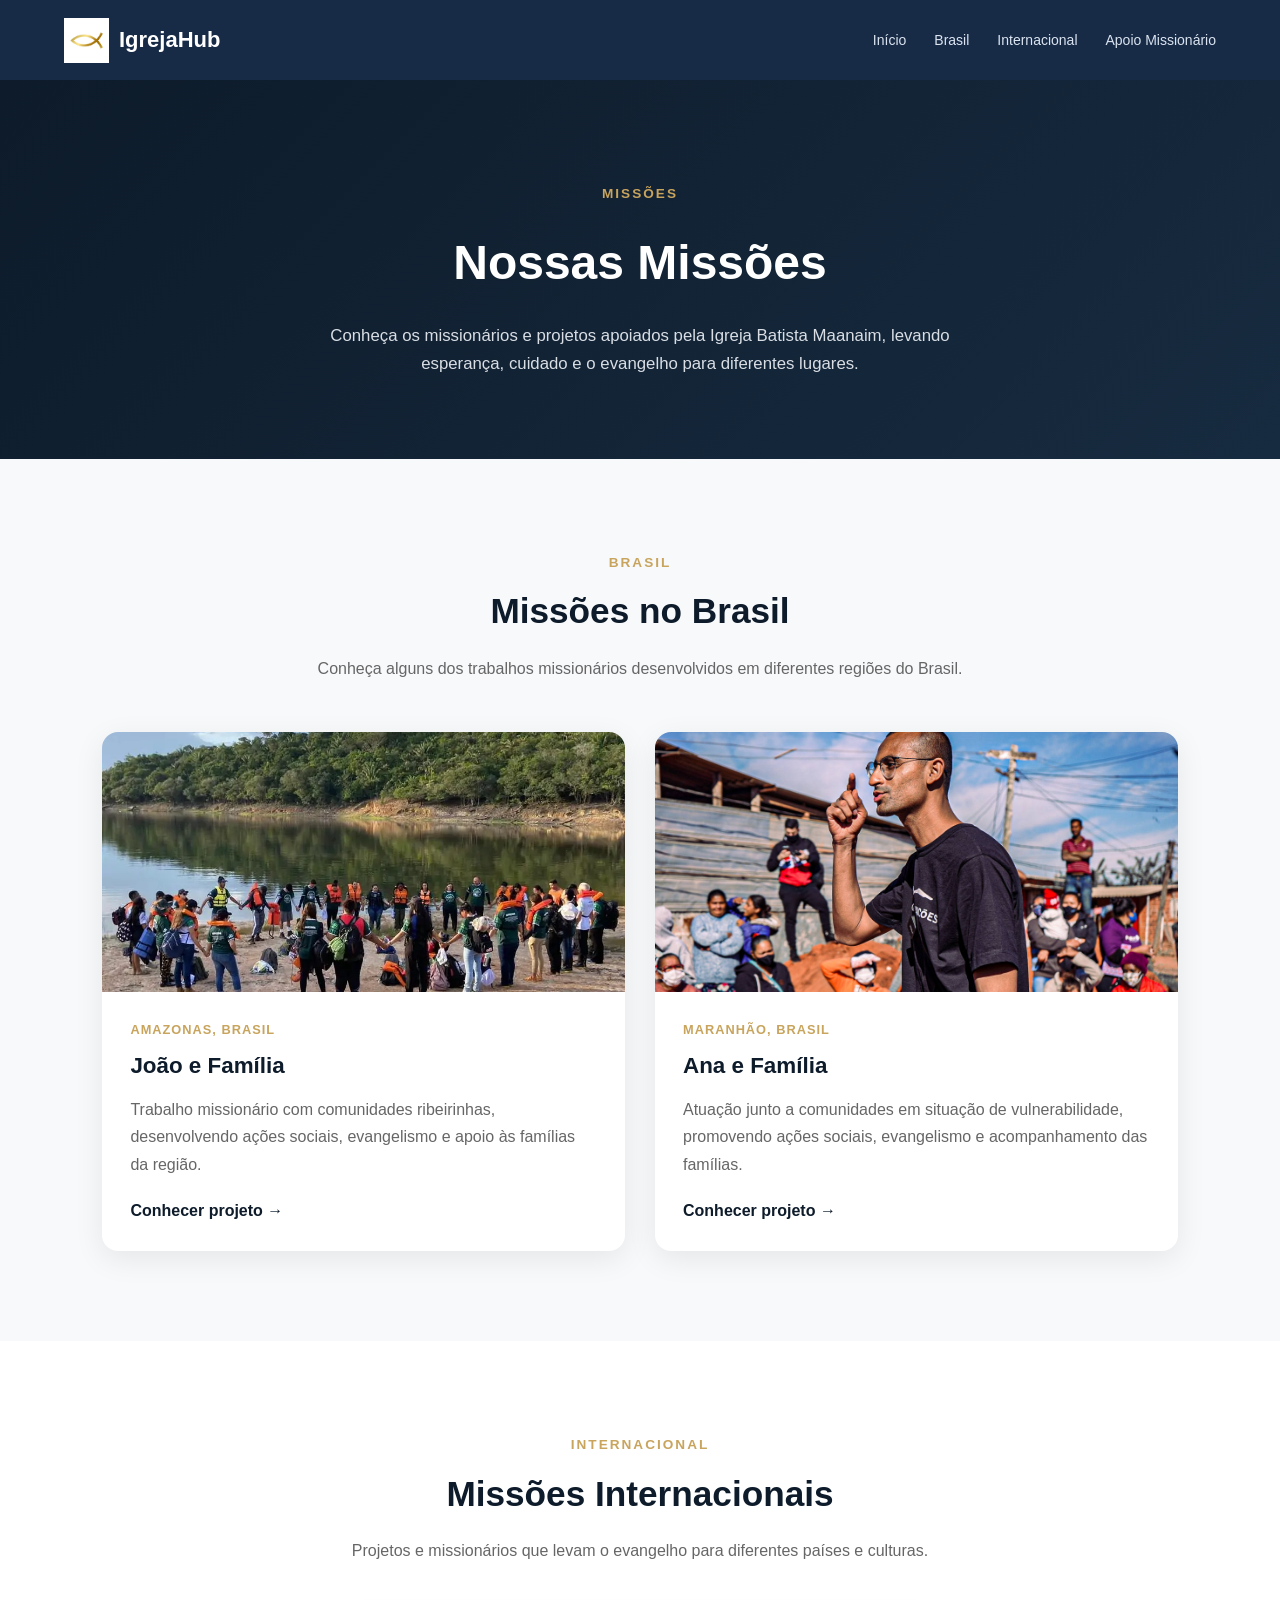
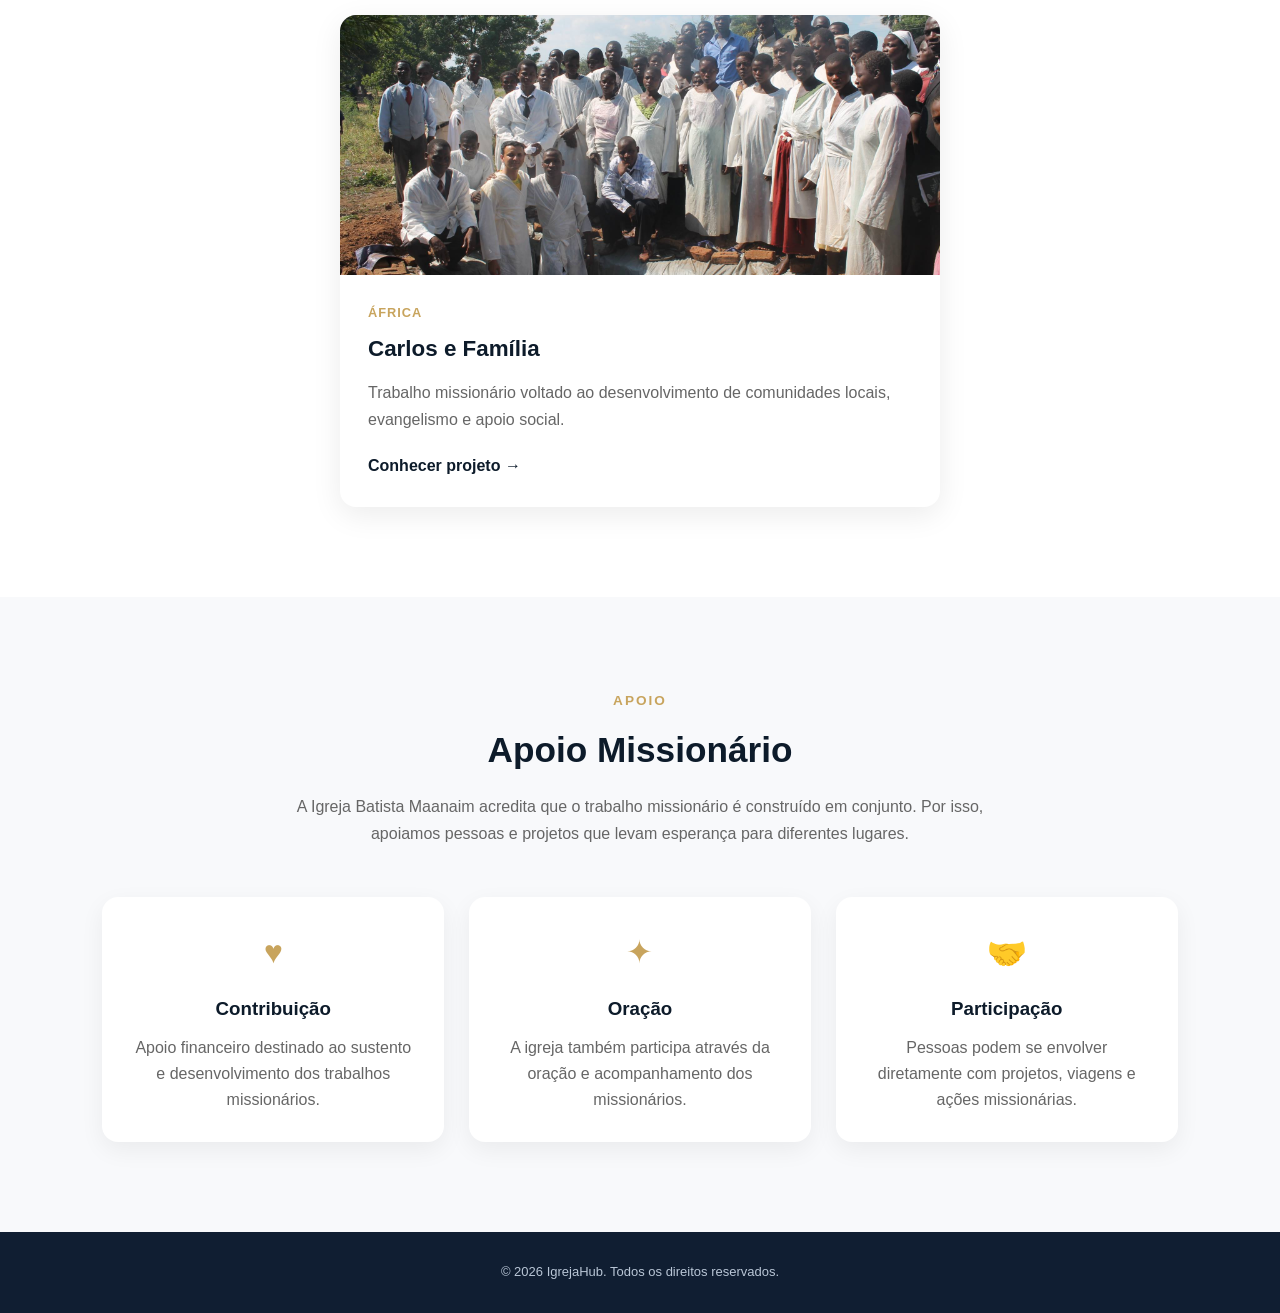
<file: pages/missoes.html>
<!DOCTYPE html>
<html lang="pt-BR">

<head>
    <meta charset="UTF-8">
    <meta name="viewport" content="width=device-width, initial-scale=1.0">

    <title>Missões | IgrejaHub</title>

    <link rel="stylesheet" href="../css/style.css">
</head>

<body>

    <!-- HEADER -->
    <header class="header">
        <div class="container header-content">
            <a href="../index.html" class="logo">
                <img src="../assets/icons/ichthys-golden.png" alt="Símbolo cristão" class="logo-icon">

                <span>IgrejaHub</span>
            </a>

            <nav class="nav">
                <a href="../index.html">Início</a>
                <a href="#brasil">Brasil</a>
                <a href="#internacional">Internacional</a>
                <a href="#apoio">Apoio Missionário</a>
            </nav>
        </div>

    </header>


    <!-- INTRODUÇÃO -->
    <main>

        <section class="missions-hero">
            <span class="section-tag">Missões</span>

            <h1>Nossas Missões</h1>

            <p>
                Conheça os missionários e projetos apoiados pela
                Igreja Batista Maanaim, levando esperança,
                cuidado e o evangelho para diferentes lugares.
            </p>
        </section>


        <!-- MISSÕES NO BRASIL -->
        <section id="brasil" class="mission-section">

            <div class="section-header">
                <span class="section-tag">Brasil</span>

                <h2>Missões no Brasil</h2>

                <p>
                    Conheça alguns dos trabalhos missionários
                    desenvolvidos em diferentes regiões do Brasil.
                </p>
            </div>


            <div class="mission-projects">

                <!-- AMAZONAS -->
                <article class="mission-project-card">

                    <div class="mission-photo">
                        <img src="../assets/images/missions/brasil/missionarios-amazonas.webp"
                            alt="Missionário atuando no Amazonas">
                    </div>

                    <div class="mission-project-content">

                        <span class="mission-location">
                            Amazonas, Brasil
                        </span>

                        <h3>João e Família</h3>

                        <p>
                            Trabalho missionário com comunidades
                            ribeirinhas, desenvolvendo ações sociais,
                            evangelismo e apoio às famílias da região.
                        </p>

                        <a href="missao-amazonas.html" class="mission-link">
                            Conhecer projeto →
                        </a>

                    </div>

                </article>


                <!-- MARANHÃO -->
                <article class="mission-project-card">

                    <div class="mission-photo">
                        <img src="../assets/images/missions/brasil/missionario-maranhao.jpg"
                            alt="Missionário atuando no Maranhão">
                    </div>

                    <div class="mission-project-content">

                        <span class="mission-location">
                            Maranhão, Brasil
                        </span>

                        <h3>Ana e Família</h3>

                        <p>
                            Atuação junto a comunidades em situação
                            de vulnerabilidade, promovendo ações
                            sociais, evangelismo e acompanhamento
                            das famílias.
                        </p>

                        <a href="missao-maranhao.html" class="mission-link">
                            Conhecer projeto →
                        </a>

                    </div>

                </article>

            </div>

        </section>


        <!-- MISSÕES INTERNACIONAIS -->
        <section id="internacional" class="mission-section">

            <div class="section-header">
                <span class="section-tag">Internacional</span>

                <h2>Missões Internacionais</h2>

                <p>
                    Projetos e missionários que levam o evangelho
                    para diferentes países e culturas.
                </p>
            </div>


            <div class="internacional-mission-projects">

                <!-- ÁFRICA -->
                <article class="mission-project-card">

                    <div class="mission-photo">
                        <img src="../assets/images/missions/internacional/missionario-africa.jpg"
                            alt="Missionário atuando na Africa">
                    </div>

                    <div class="mission-project-content">

                        <span class="mission-location">
                            África
                        </span>

                        <h3>Carlos e Família</h3>

                        <p>
                            Trabalho missionário voltado ao
                            desenvolvimento de comunidades locais,
                            evangelismo e apoio social.
                        </p>

                        <a href="missao-africa.html" class="mission-link">
                            Conhecer projeto →
                        </a>

                    </div>

                </article>

            </div>

        </section>


        <!-- APOIO MISSIONÁRIO -->
        <section id="apoio" class="mission-support">

            <div class="section-header">

                <span class="section-tag">Apoio</span>

                <h2>Apoio Missionário</h2>

                <p>
                    A Igreja Batista Maanaim acredita que o trabalho
                    missionário é construído em conjunto. Por isso,
                    apoiamos pessoas e projetos que levam esperança
                    para diferentes lugares.
                </p>

            </div>


            <div class="support-content">

                <div class="support-card">
                    <span class="support-icon">♥</span>

                    <h3>Contribuição</h3>

                    <p>
                        Apoio financeiro destinado ao sustento
                        e desenvolvimento dos trabalhos missionários.
                    </p>
                </div>


                <div class="support-card">
                    <span class="support-icon">✦</span>

                    <h3>Oração</h3>

                    <p>
                        A igreja também participa através da oração
                        e acompanhamento dos missionários.
                    </p>
                </div>


                <div class="support-card">
                    <span class="support-icon">🤝</span>

                    <h3>Participação</h3>

                    <p>
                        Pessoas podem se envolver diretamente com
                        projetos, viagens e ações missionárias.
                    </p>
                </div>

            </div>

        </section>

    </main>


    <!-- FOOTER -->
    <footer class="footer">

        <p>
            © <span id="current-year"></span> IgrejaHub.
            Todos os direitos reservados.
        </p>

    </footer>


    <script src="../js/menu.js" defer></script>
    <script src="../js/footer.js" defer></script>
    <script src="../js/pix.js" defer></script>
    <script src="../js/script.js" defer></script>

</body>

</html>
</file>
<file: css/style.css>
/* IgrejaHub - Arquivo principal de estilos
   Mantém os estilos organizados por responsabilidade/página.
*/
@import url("./theme.css");
@import url("./base.css");
@import url("./home.css");
@import url("./missoes.css");
@import url("./mission-detail.css");
@import url("./doacao.css");
@import url("./responsive.css");
</file>
